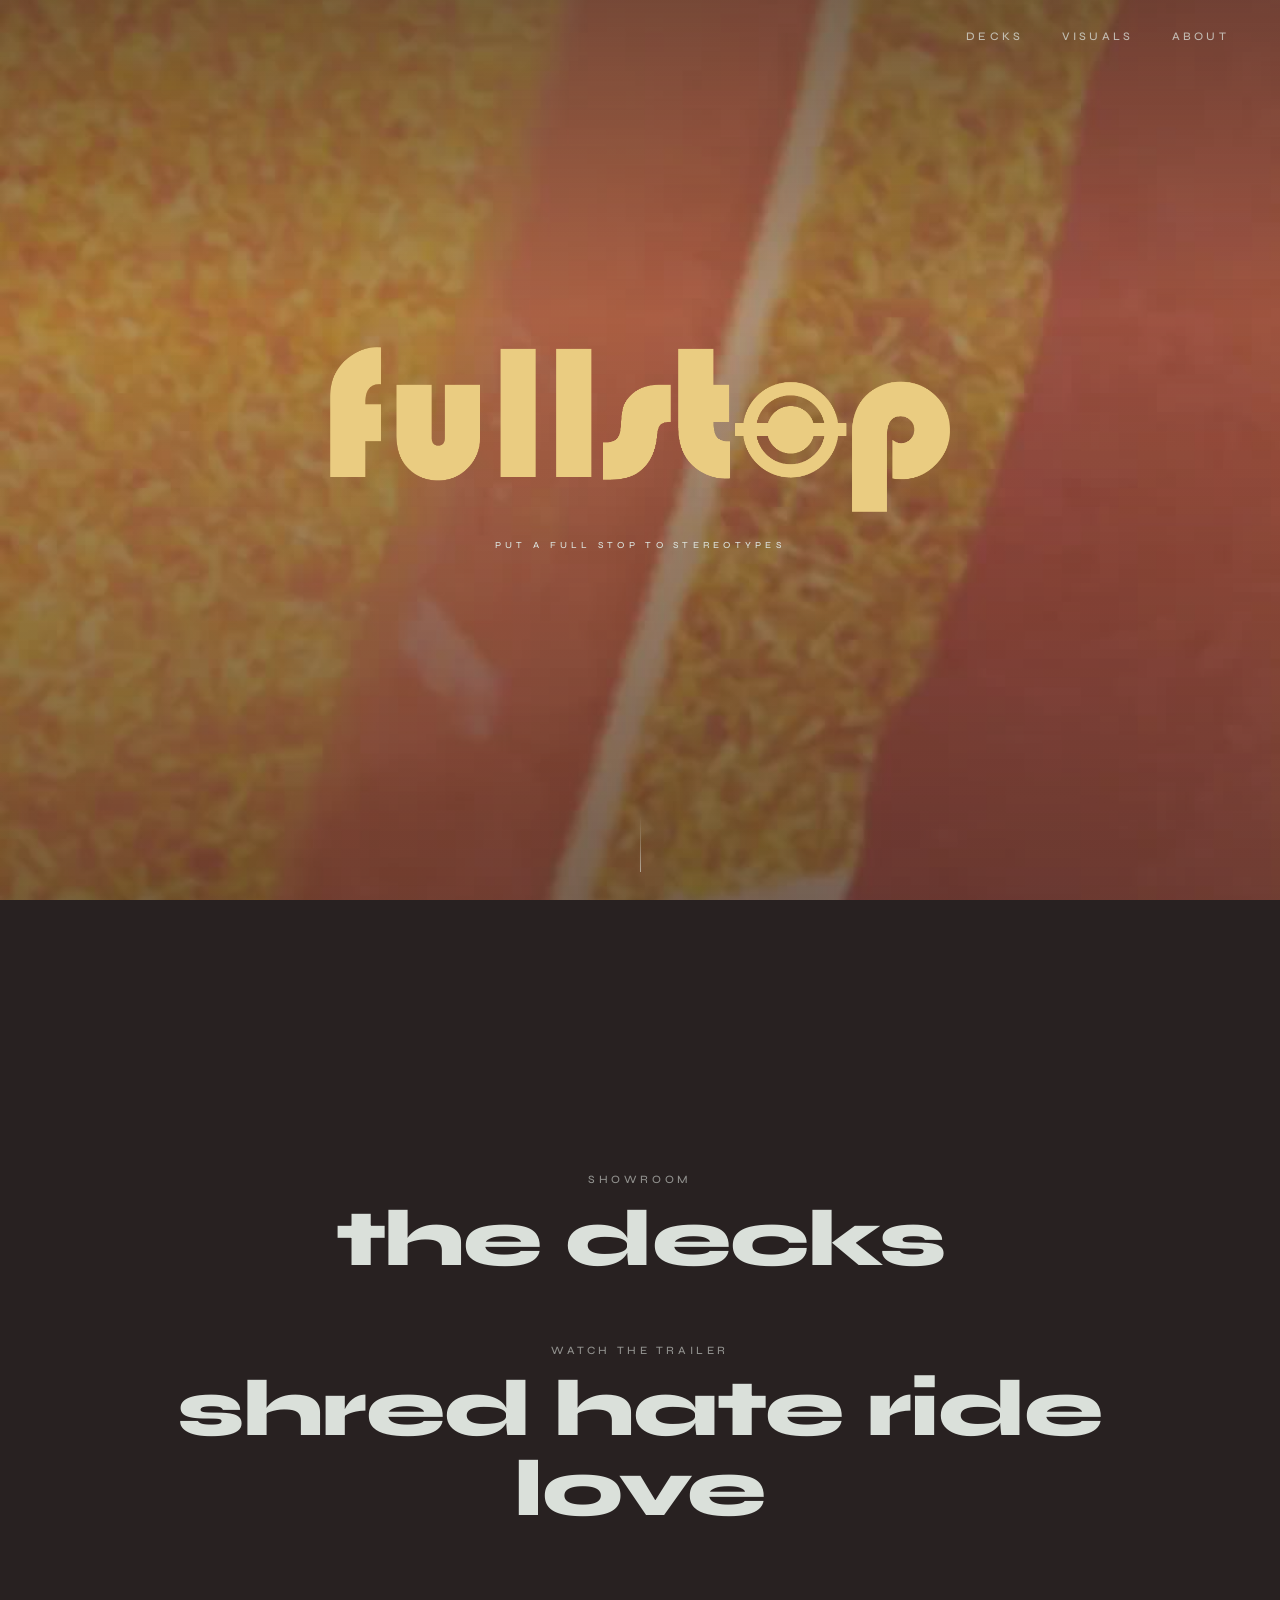
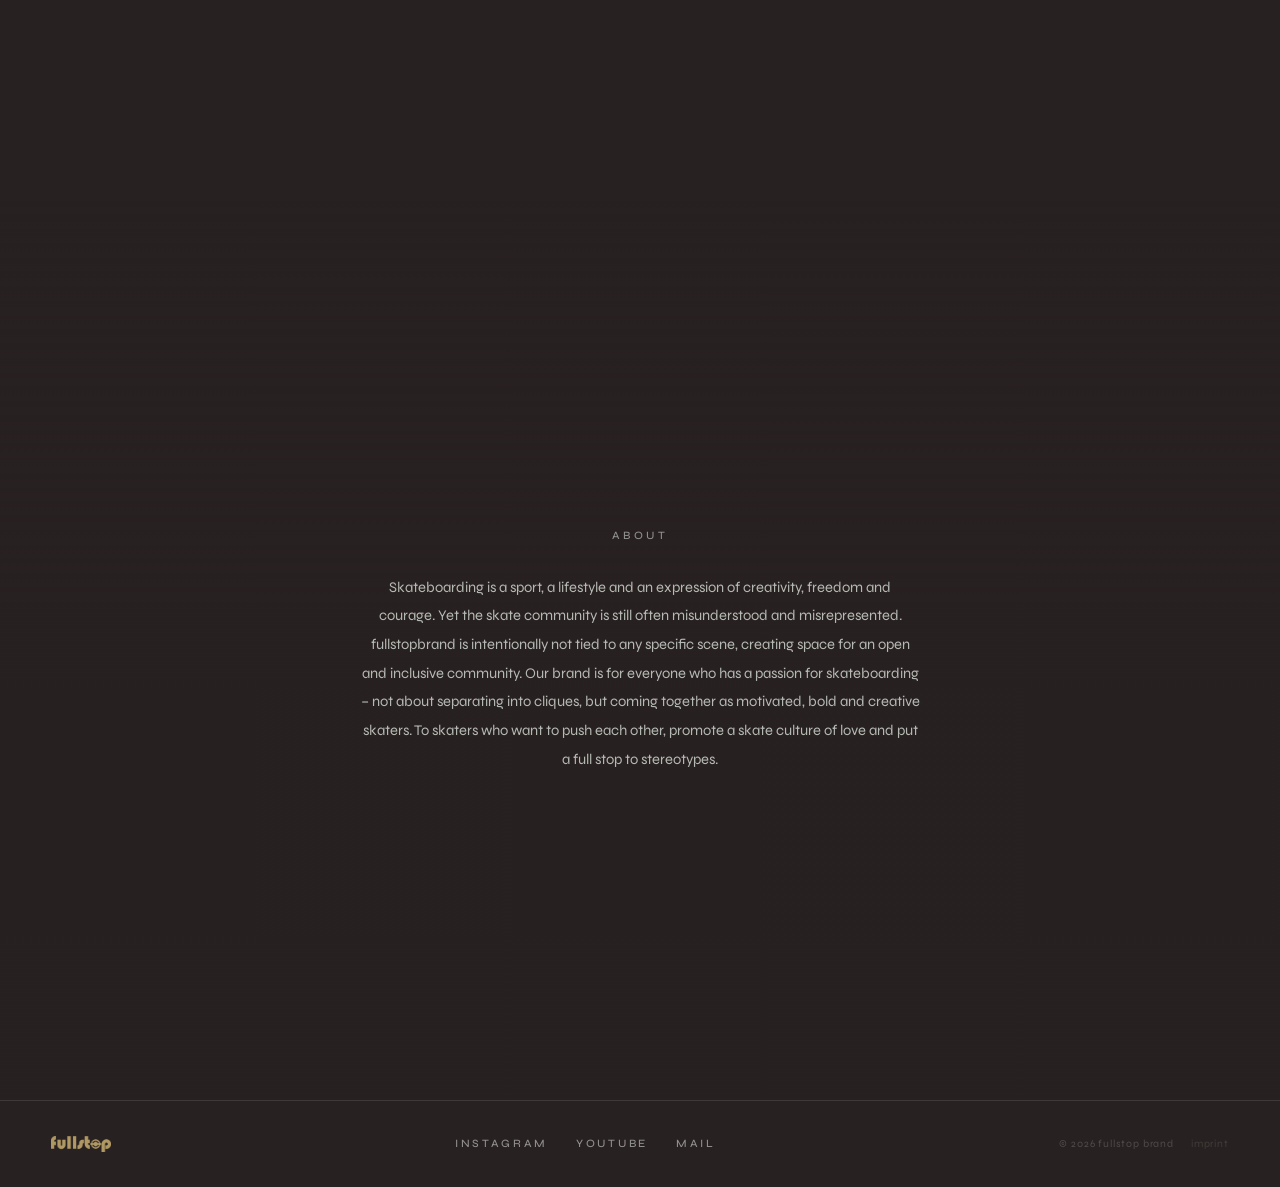
<file: index.html>
<!DOCTYPE html>
<html lang="en">
<head>
  <meta charset="UTF-8" />
  <meta name="viewport" content="width=device-width, initial-scale=1.0" />
  <title>fullstop brand</title>
  <meta name="description" content="fullstop brand — skateboard decks from Innsbruck. Put a full stop to stereotypes." />
  <link rel="preload" href="assets/fonts/syne-var.woff2" as="font" type="font/woff2" crossorigin />
  <link rel="stylesheet" href="style.css" />
</head>
<body class="home-page">

  <video class="bg-video" autoplay muted loop playsinline preload="auto" aria-hidden="true"
         poster="assets/video/hero-poster.jpg">
    <source src="assets/video/hero-mobile.mp4" type="video/mp4" media="(max-width: 700px)" />
    <source src="assets/video/hero.mp4" type="video/mp4" />
  </video>
  <div class="bg-shade"></div>

  <nav class="site-nav" aria-label="Main">
    <a href="index.html" class="brand"><img src="assets/logo.png" alt="fullstop" /></a>
    <ul>
      <li><a href="decks.html">decks</a></li>
      <li><a href="visuals.html">visuals</a></li>
      <li><a href="#about">about</a></li>
    </ul>
  </nav>

  <main class="home">

    <section class="hero">
      <h1 class="sr-only">fullstop brand</h1>
      <img class="hero-logo" src="assets/logo.png" alt="" />
      <p class="tagline">put a full stop to stereotypes</p>
      <span class="scroll-cue" aria-hidden="true"></span>
    </section>

    <section class="home-links">
      <a class="big-link" href="decks.html">
        <span class="label">showroom</span>
        <span class="title">the decks</span>
      </a>
      <a class="big-link" href="https://www.youtube.com/shorts/PuDmZrIAFwc" target="_blank" rel="noopener">
        <span class="label">watch the trailer</span>
        <span class="title">shred hate ride love</span>
      </a>
    </section>

    <section class="about" id="about">
      <p class="label">about</p>
      <p class="text">
        Skateboarding is a sport, a lifestyle and an expression of creativity, freedom and courage. Yet the skate community is still often misunderstood and misrepresented. fullstopbrand is intentionally not tied to any specific scene, creating space for an open and inclusive community. Our brand is for everyone who has a passion for skateboarding &ndash; not about separating into cliques, but coming together as motivated, bold and creative skaters. To skaters who want to push each other, promote a skate culture of love and put a full stop to stereotypes.
      </p>
    </section>

  </main>

  <footer class="site-footer">
    <a href="index.html" class="brand"><img src="assets/logo.png" alt="fullstop" /></a>
    <div class="social">
      <a href="https://www.instagram.com/fullstopskate/" target="_blank" rel="noopener">instagram</a>
      <a href="https://www.youtube.com/@fullstopskate" target="_blank" rel="noopener">youtube</a>
      <a href="mailto:office@fullstopbrand.com">mail</a>
    </div>
    <p class="fine">&copy; 2026 fullstop brand <a href="imprint.html">imprint</a></p>
  </footer>

  <script src="script.js"></script>
</body>
</html>
</file>
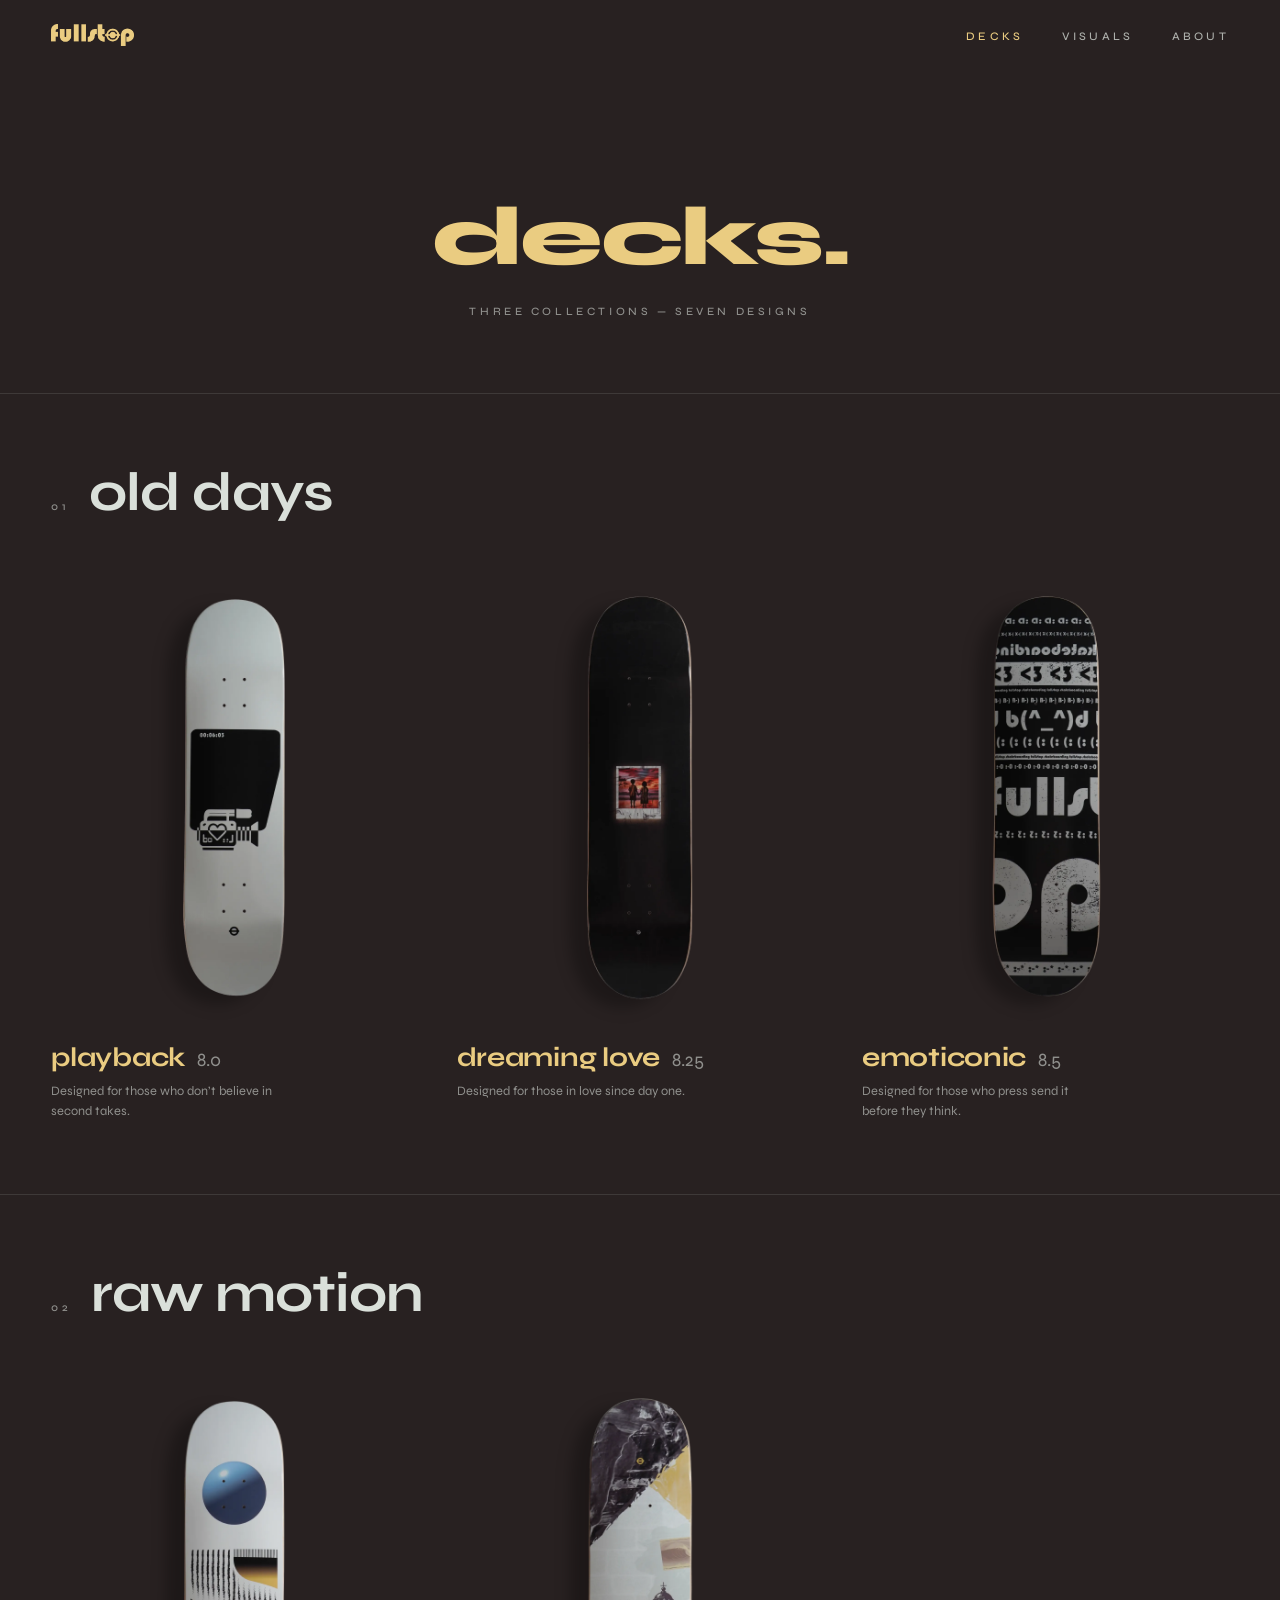
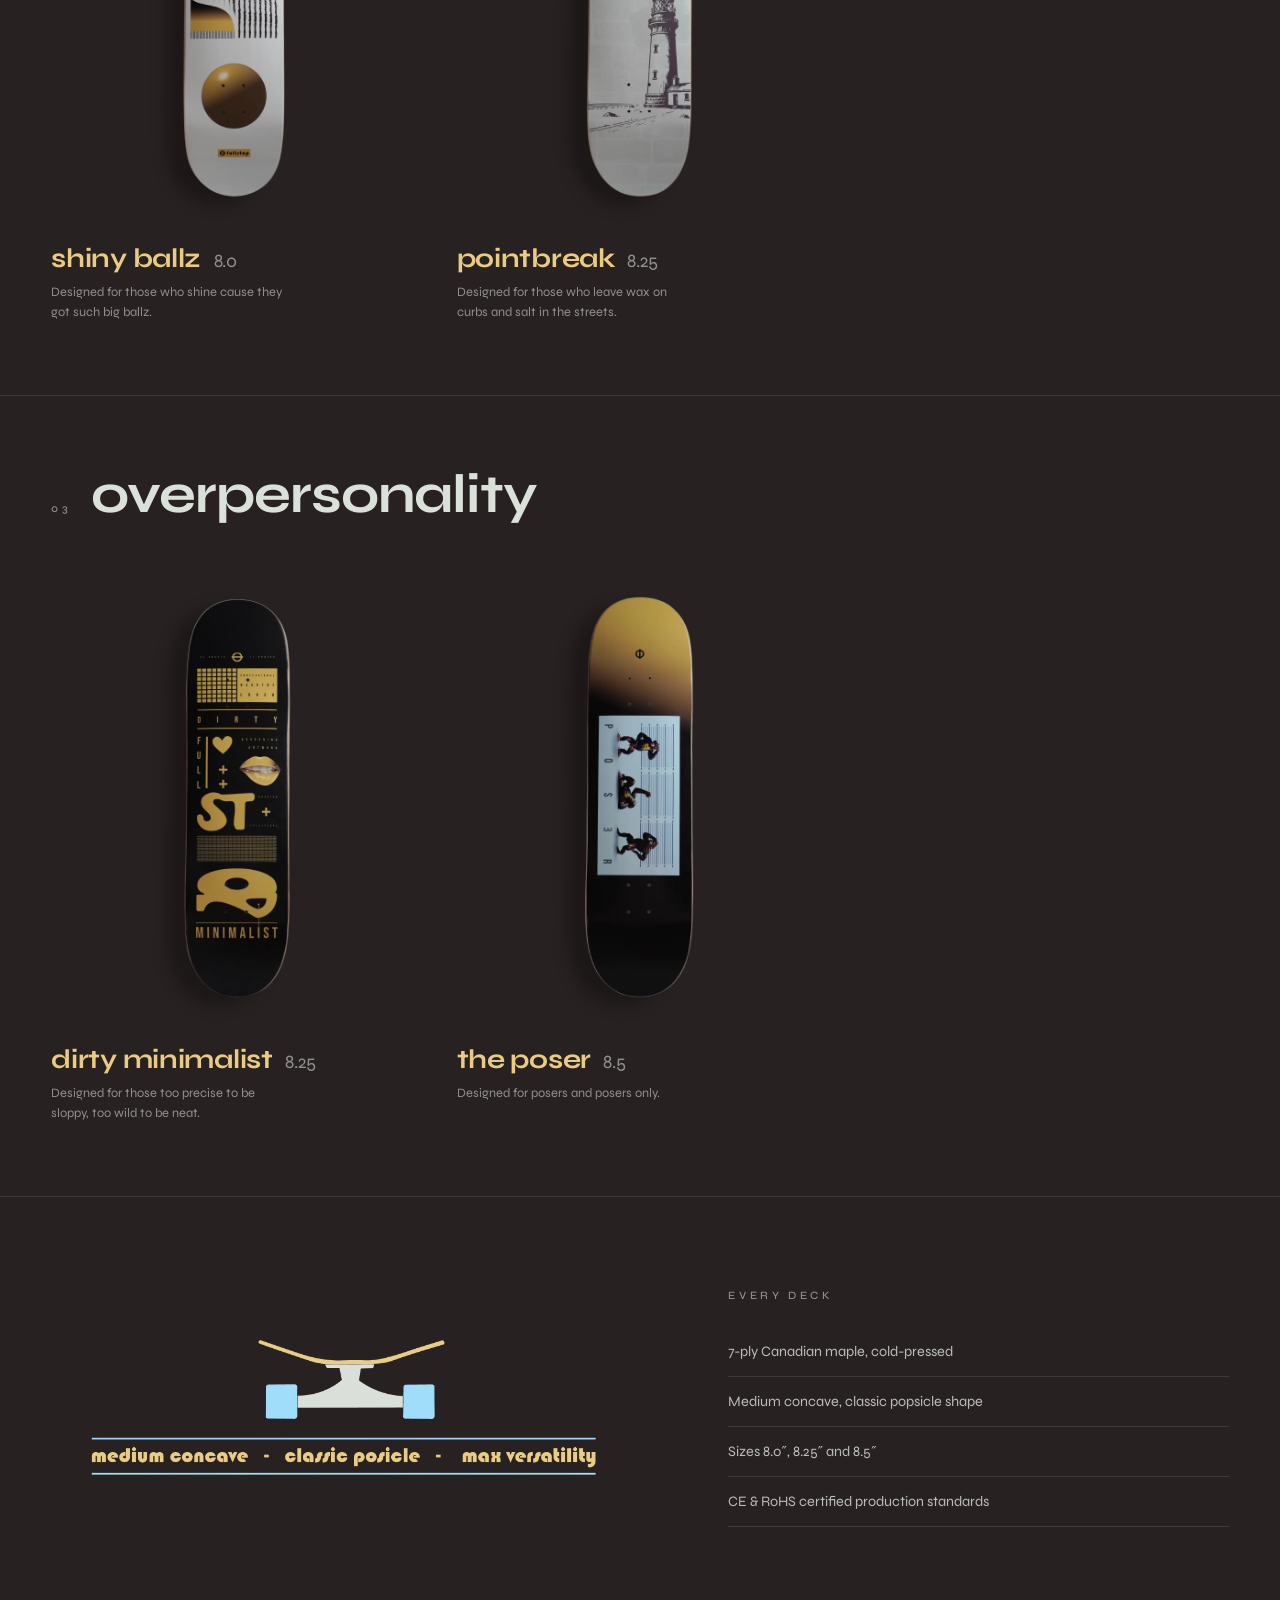
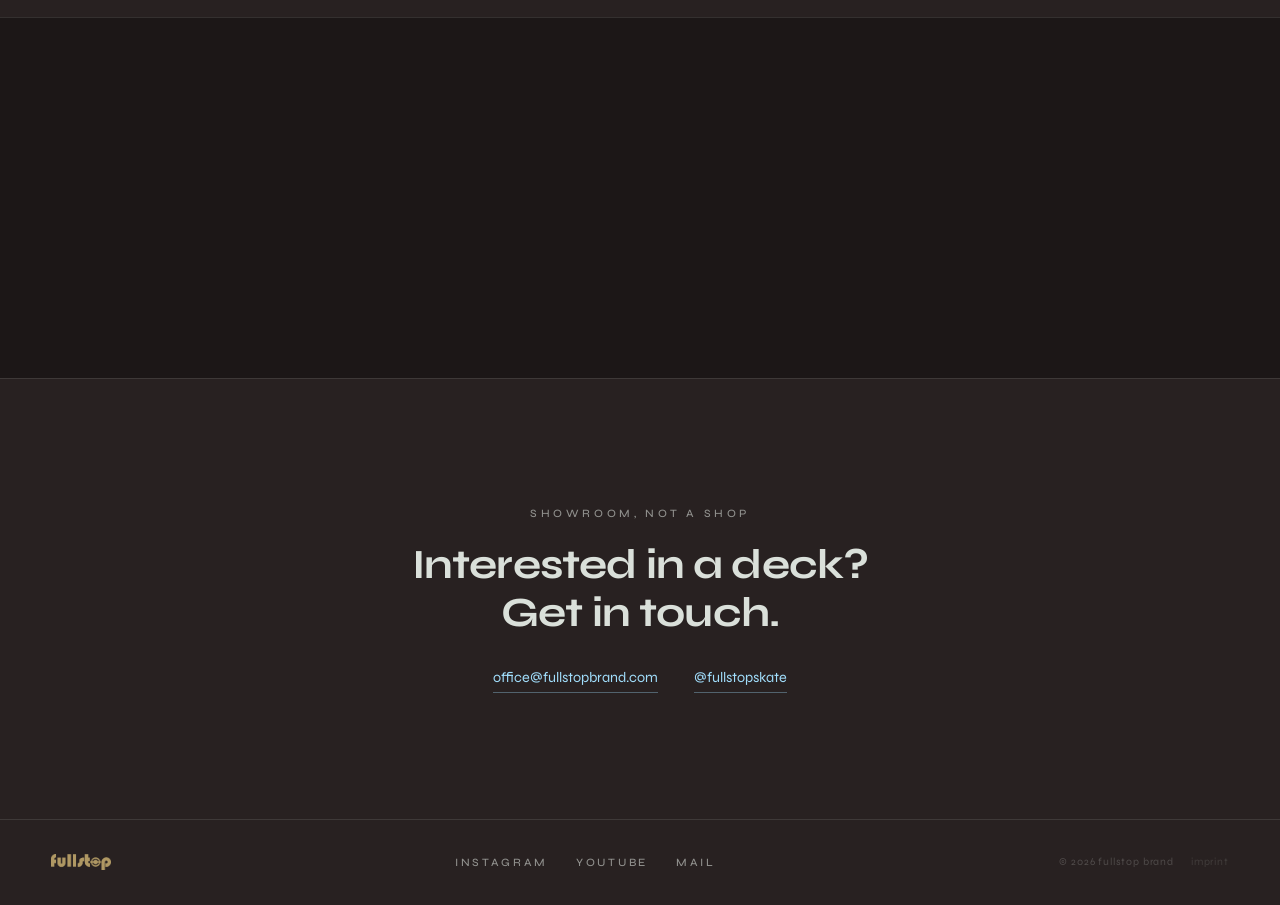
<file: decks.html>
<!DOCTYPE html>
<html lang="en">
<head>
  <meta charset="UTF-8" />
  <meta name="viewport" content="width=device-width, initial-scale=1.0" />
  <title>decks — fullstop brand</title>
  <meta name="description" content="Seven skateboard decks in three collections: old days, raw motion, overpersonality." />
  <link rel="preload" href="assets/fonts/syne-var.woff2" as="font" type="font/woff2" crossorigin />
  <link rel="stylesheet" href="style.css" />
</head>
<body>

  <nav class="site-nav" aria-label="Main">
    <a href="index.html" class="brand"><img src="assets/logo.png" alt="fullstop" /></a>
    <ul>
      <li><a href="decks.html" aria-current="page">decks</a></li>
      <li><a href="visuals.html">visuals</a></li>
      <li><a href="index.html#about">about</a></li>
    </ul>
  </nav>

  <main>
    <header class="page-head center">
      <h1>decks.</h1>
      <p class="label">three collections &mdash; seven designs</p>
    </header>

    <section class="collection">
      <div class="collection-head">
        <span class="label">01</span>
        <h2>old days</h2>
      </div>
      <div class="deck-grid">
        <article class="deck" tabindex="0">
          <div class="deck-media">
            <img class="single" src="assets/decks/f001-single.webp" alt="playback deck, graphic side" />
            <img class="multi" src="assets/decks/f001-multiple.webp" alt="playback deck: graphic, top and profile" loading="lazy" />
          </div>
          <h3>playback <span>8.0</span></h3>
          <p>Designed for those who don&rsquo;t believe in second takes.</p>
        </article>
        <article class="deck" tabindex="0">
          <div class="deck-media">
            <img class="single" src="assets/decks/f003-single.webp" alt="dreaming love deck, graphic side" />
            <img class="multi" src="assets/decks/f003-multiple.webp" alt="dreaming love deck: graphic, top and profile" loading="lazy" />
          </div>
          <h3>dreaming love <span>8.25</span></h3>
          <p>Designed for those in love since day one.</p>
        </article>
        <article class="deck" tabindex="0">
          <div class="deck-media">
            <img class="single" src="assets/decks/f006-single.webp" alt="emoticonic deck, graphic side" />
            <img class="multi" src="assets/decks/f006-multiple.webp" alt="emoticonic deck: graphic, top and profile" loading="lazy" />
          </div>
          <h3>emoticonic <span>8.5</span></h3>
          <p>Designed for those who press send it before they think.</p>
        </article>
      </div>
    </section>

    <section class="collection">
      <div class="collection-head">
        <span class="label">02</span>
        <h2>raw motion</h2>
      </div>
      <div class="deck-grid">
        <article class="deck" tabindex="0">
          <div class="deck-media">
            <img class="single" src="assets/decks/f002-single.webp" alt="shiny ballz deck, graphic side" loading="lazy" />
            <img class="multi" src="assets/decks/f002-multiple.webp" alt="shiny ballz deck: graphic, top and profile" loading="lazy" />
          </div>
          <h3>shiny ballz <span>8.0</span></h3>
          <p>Designed for those who shine cause they got such big ballz.</p>
        </article>
        <article class="deck" tabindex="0">
          <div class="deck-media">
            <img class="single" src="assets/decks/f004-single.webp" alt="pointbreak deck, graphic side" loading="lazy" />
            <img class="multi" src="assets/decks/f004-multiple.webp" alt="pointbreak deck: graphic, top and profile" loading="lazy" />
          </div>
          <h3>pointbreak <span>8.25</span></h3>
          <p>Designed for those who leave wax on curbs and salt in the streets.</p>
        </article>
      </div>
    </section>

    <section class="collection">
      <div class="collection-head">
        <span class="label">03</span>
        <h2>overpersonality</h2>
      </div>
      <div class="deck-grid">
        <article class="deck" tabindex="0">
          <div class="deck-media">
            <img class="single" src="assets/decks/f005-single.webp" alt="dirty minimalist deck, graphic side" loading="lazy" />
            <img class="multi" src="assets/decks/f005-multiple.webp" alt="dirty minimalist deck: graphic, top and profile" loading="lazy" />
          </div>
          <h3>dirty minimalist <span>8.25</span></h3>
          <p>Designed for those too precise to be sloppy, too wild to be neat.</p>
        </article>
        <article class="deck" tabindex="0">
          <div class="deck-media">
            <img class="single" src="assets/decks/f007-single.webp" alt="the poser deck, graphic side" loading="lazy" />
            <img class="multi" src="assets/decks/f007-multiple.webp" alt="the poser deck: graphic, top and profile" loading="lazy" />
          </div>
          <h3>the poser <span>8.5</span></h3>
          <p>Designed for posers and posers only.</p>
        </article>
      </div>
    </section>

    <section class="specs">
      <img src="assets/concave.webp" alt="Medium concave, classic popsicle shape, max versatility" loading="lazy" />
      <div>
        <p class="label">every deck</p>
        <ul>
          <li>7-ply Canadian maple, cold-pressed</li>
          <li>Medium concave, classic popsicle shape</li>
          <li>Sizes 8.0&Prime;, 8.25&Prime; and 8.5&Prime;</li>
          <li>CE &amp; RoHS certified production standards</li>
        </ul>
      </div>
    </section>

    <section class="banner-video">
      <video muted loop playsinline preload="none" data-autoplay aria-label="fullstop team skating"
             src="assets/video/banner.mp4"></video>
    </section>

    <section class="contact">
      <p class="label">showroom, not a shop</p>
      <h2>Interested in a deck?<br />Get in touch.</h2>
      <div class="links">
        <a href="mailto:office@fullstopbrand.com?subject=Deck%20inquiry">office@fullstopbrand.com</a>
        <a href="https://www.instagram.com/fullstopskate/" target="_blank" rel="noopener">@fullstopskate</a>
      </div>
    </section>
  </main>

  <footer class="site-footer">
    <a href="index.html" class="brand"><img src="assets/logo.png" alt="fullstop" /></a>
    <div class="social">
      <a href="https://www.instagram.com/fullstopskate/" target="_blank" rel="noopener">instagram</a>
      <a href="https://www.youtube.com/@fullstopskate" target="_blank" rel="noopener">youtube</a>
      <a href="mailto:office@fullstopbrand.com">mail</a>
    </div>
    <p class="fine">&copy; 2026 fullstop brand <a href="imprint.html">imprint</a></p>
  </footer>

  <script src="script.js"></script>
</body>
</html>
</file>
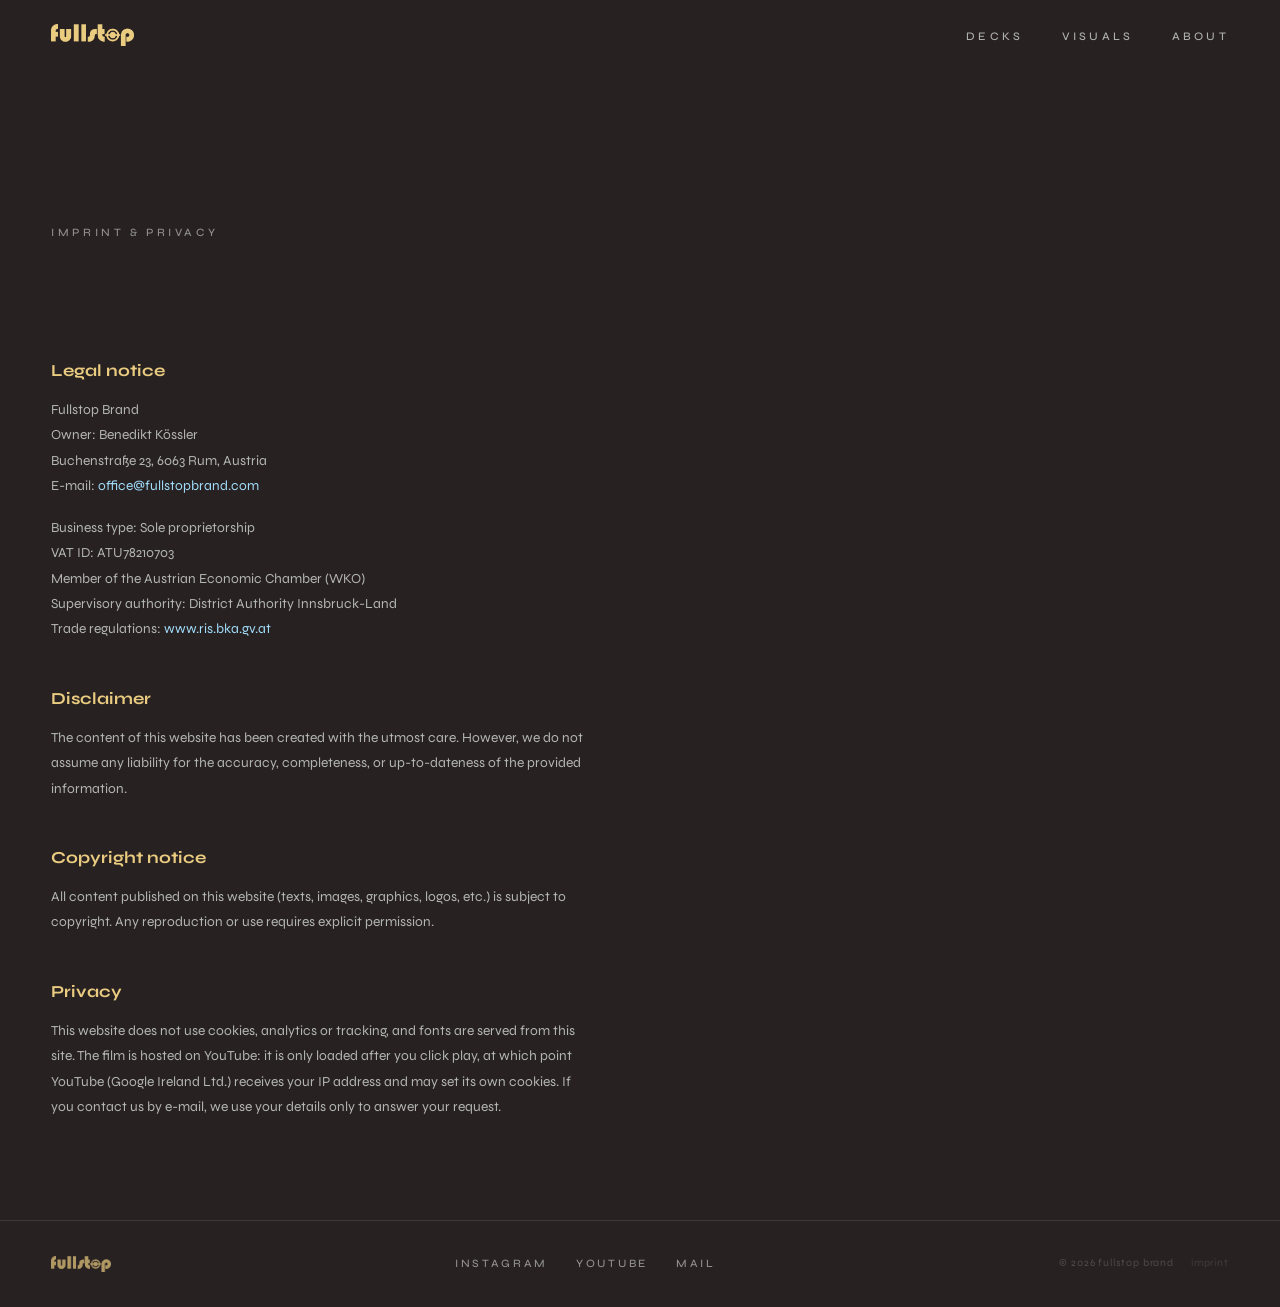
<file: imprint.html>
<!DOCTYPE html>
<html lang="en">
<head>
  <meta charset="UTF-8" />
  <meta name="viewport" content="width=device-width, initial-scale=1.0" />
  <title>imprint — fullstop brand</title>
  <meta name="robots" content="noindex" />
  <link rel="preload" href="assets/fonts/syne-var.woff2" as="font" type="font/woff2" crossorigin />
  <link rel="stylesheet" href="style.css" />
</head>
<body>

  <nav class="site-nav" aria-label="Main">
    <a href="index.html" class="brand"><img src="assets/logo.png" alt="fullstop" /></a>
    <ul>
      <li><a href="decks.html">decks</a></li>
      <li><a href="visuals.html">visuals</a></li>
      <li><a href="index.html#about">about</a></li>
    </ul>
  </nav>

  <main>
    <header class="page-head">
      <p class="label">imprint &amp; privacy</p>
    </header>

    <div class="legal">
      <h2>Legal notice</h2>
      <ul>
        <li>Fullstop Brand</li>
        <li>Owner: Benedikt K&ouml;ssler</li>
        <li>Buchenstra&szlig;e 23, 6063 Rum, Austria</li>
        <li>E-mail: <a href="mailto:office@fullstopbrand.com">office@fullstopbrand.com</a></li>
      </ul>
      <ul style="margin-top: 16px">
        <li>Business type: Sole proprietorship</li>
        <li>VAT ID: ATU78210703</li>
        <li>Member of the Austrian Economic Chamber (WKO)</li>
        <li>Supervisory authority: District Authority Innsbruck-Land</li>
        <li>Trade regulations: <a href="https://www.ris.bka.gv.at" target="_blank" rel="noopener">www.ris.bka.gv.at</a></li>
      </ul>

      <h2>Disclaimer</h2>
      <p>The content of this website has been created with the utmost care. However, we do not assume any liability for the accuracy, completeness, or up-to-dateness of the provided information.</p>

      <h2>Copyright notice</h2>
      <p>All content published on this website (texts, images, graphics, logos, etc.) is subject to copyright. Any reproduction or use requires explicit permission.</p>

      <h2>Privacy</h2>
      <p>This website does not use cookies, analytics or tracking, and fonts are served from this site. The film is hosted on YouTube: it is only loaded after you click play, at which point YouTube (Google Ireland Ltd.) receives your IP address and may set its own cookies. If you contact us by e-mail, we use your details only to answer your request.</p>
    </div>
  </main>

  <footer class="site-footer">
    <a href="index.html" class="brand"><img src="assets/logo.png" alt="fullstop" /></a>
    <div class="social">
      <a href="https://www.instagram.com/fullstopskate/" target="_blank" rel="noopener">instagram</a>
      <a href="https://www.youtube.com/@fullstopskate" target="_blank" rel="noopener">youtube</a>
      <a href="mailto:office@fullstopbrand.com">mail</a>
    </div>
    <p class="fine">&copy; 2026 fullstop brand <a href="imprint.html">imprint</a></p>
  </footer>

  <script src="script.js"></script>
</body>
</html>
</file>
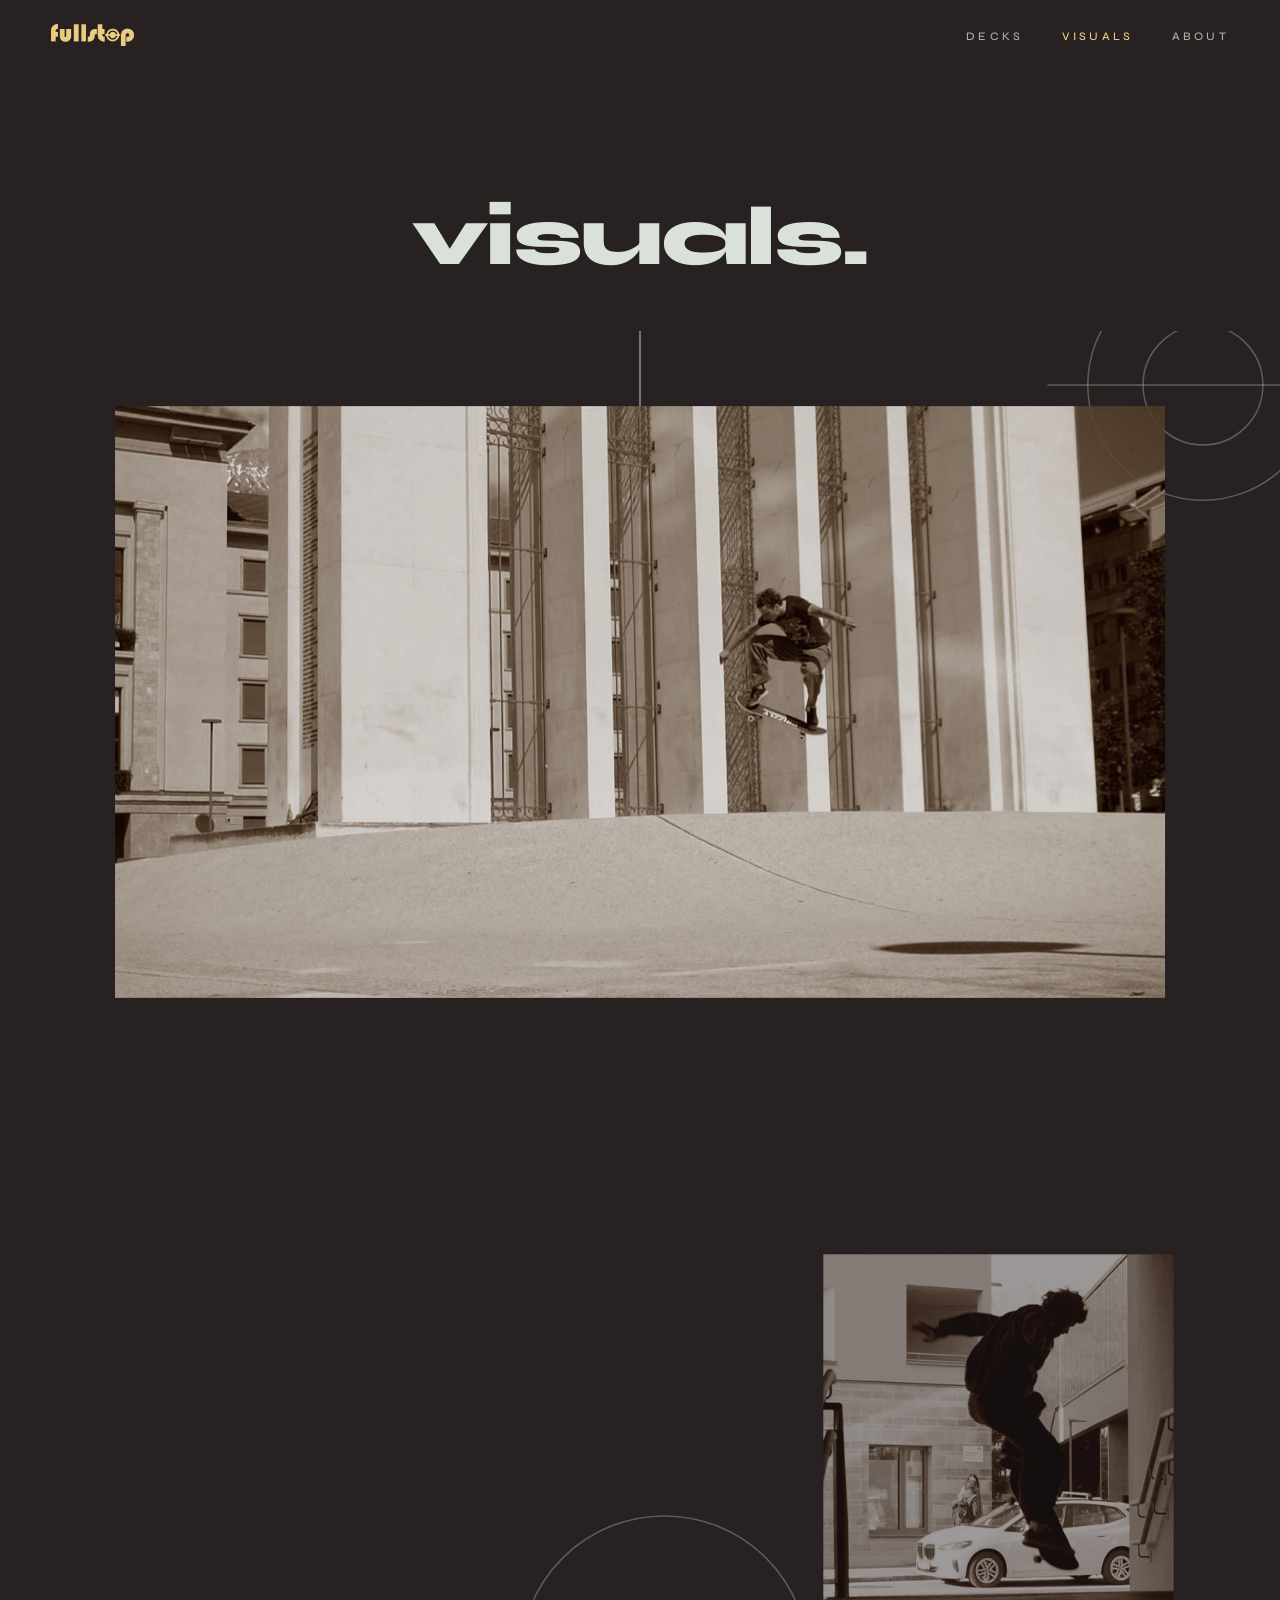
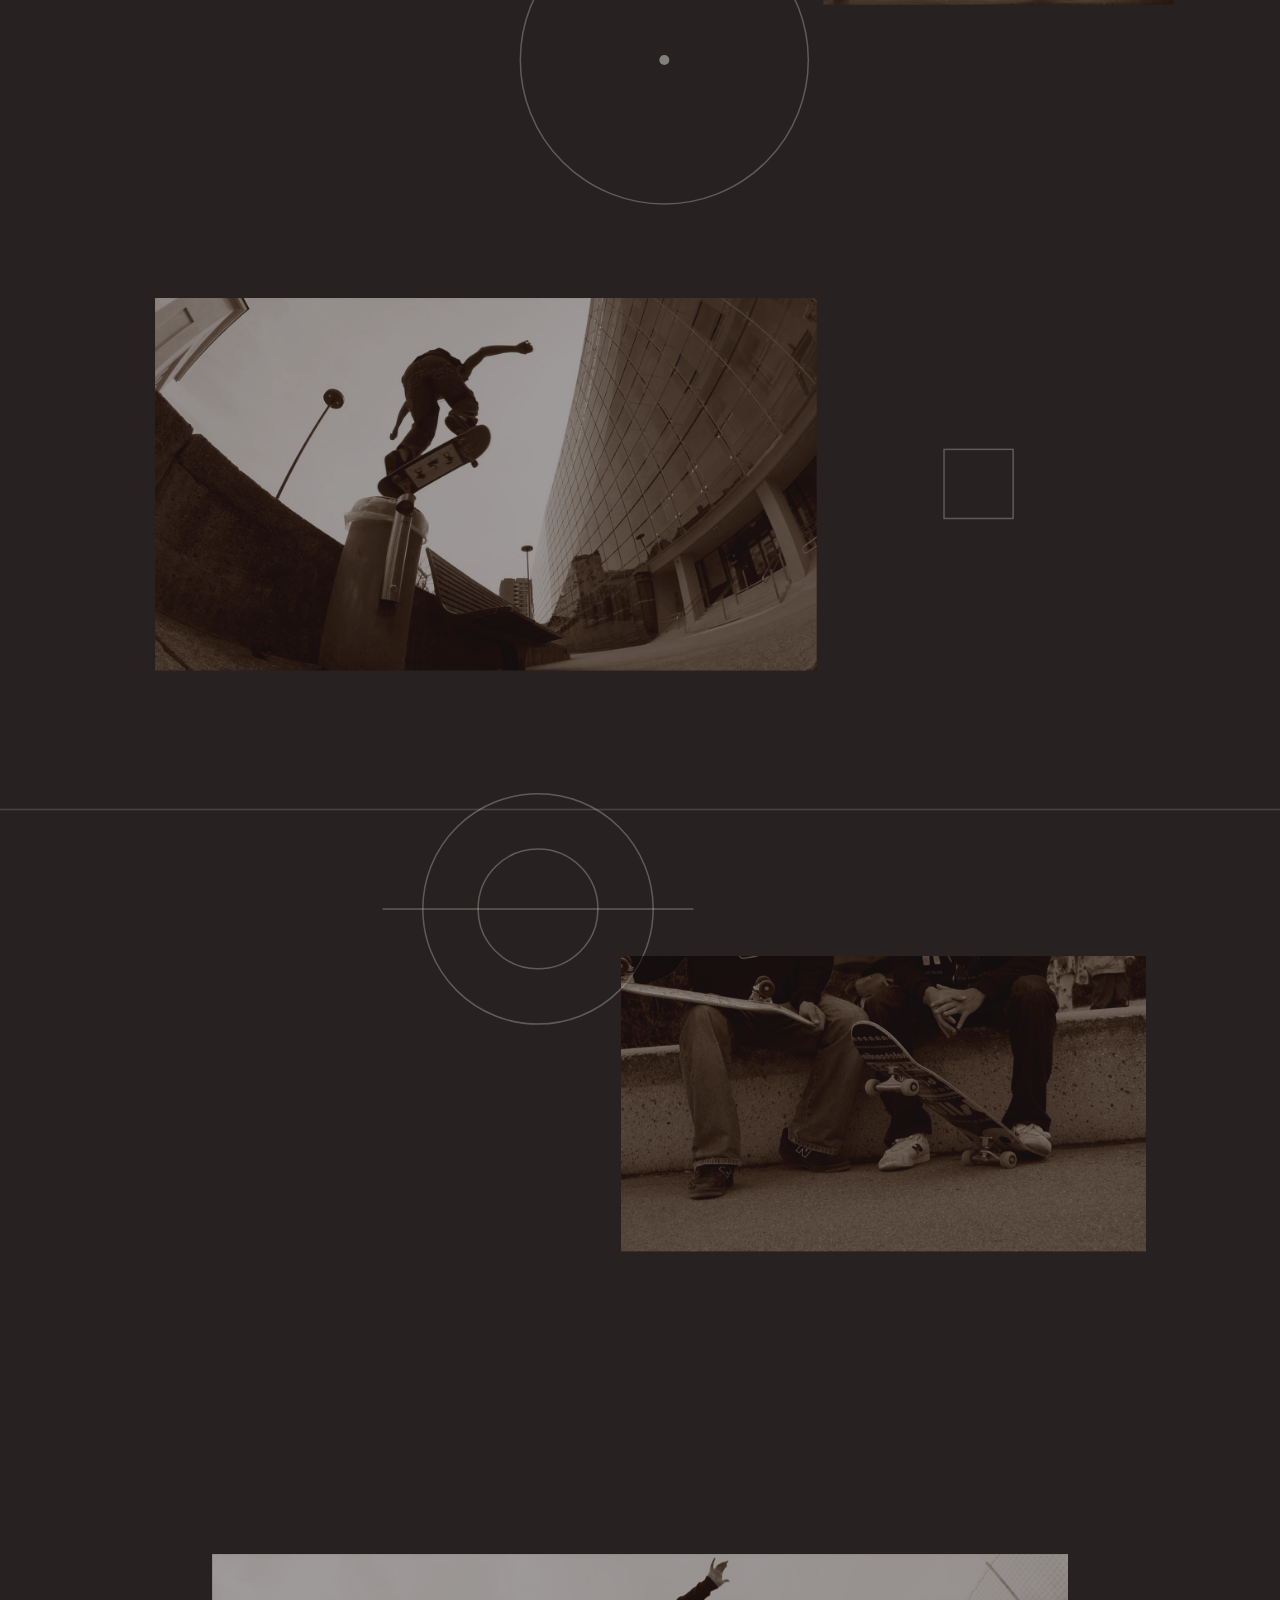
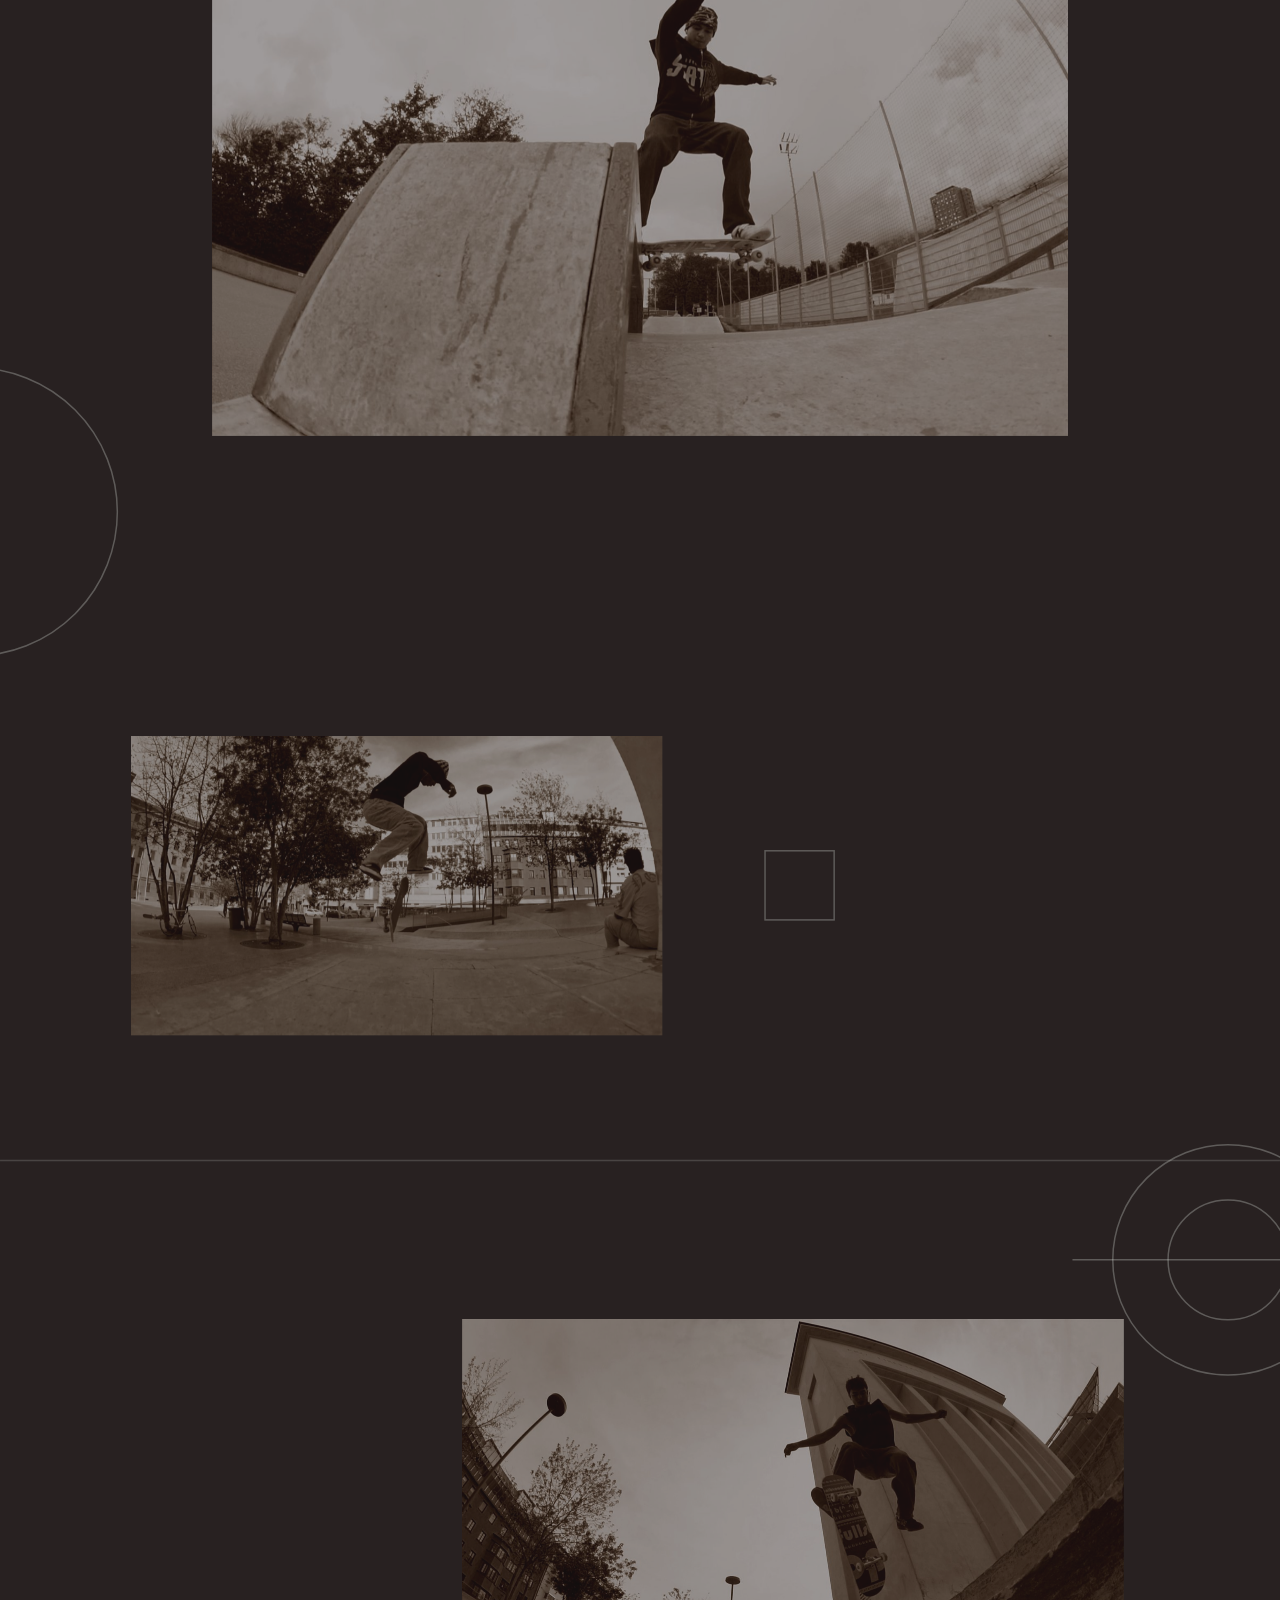
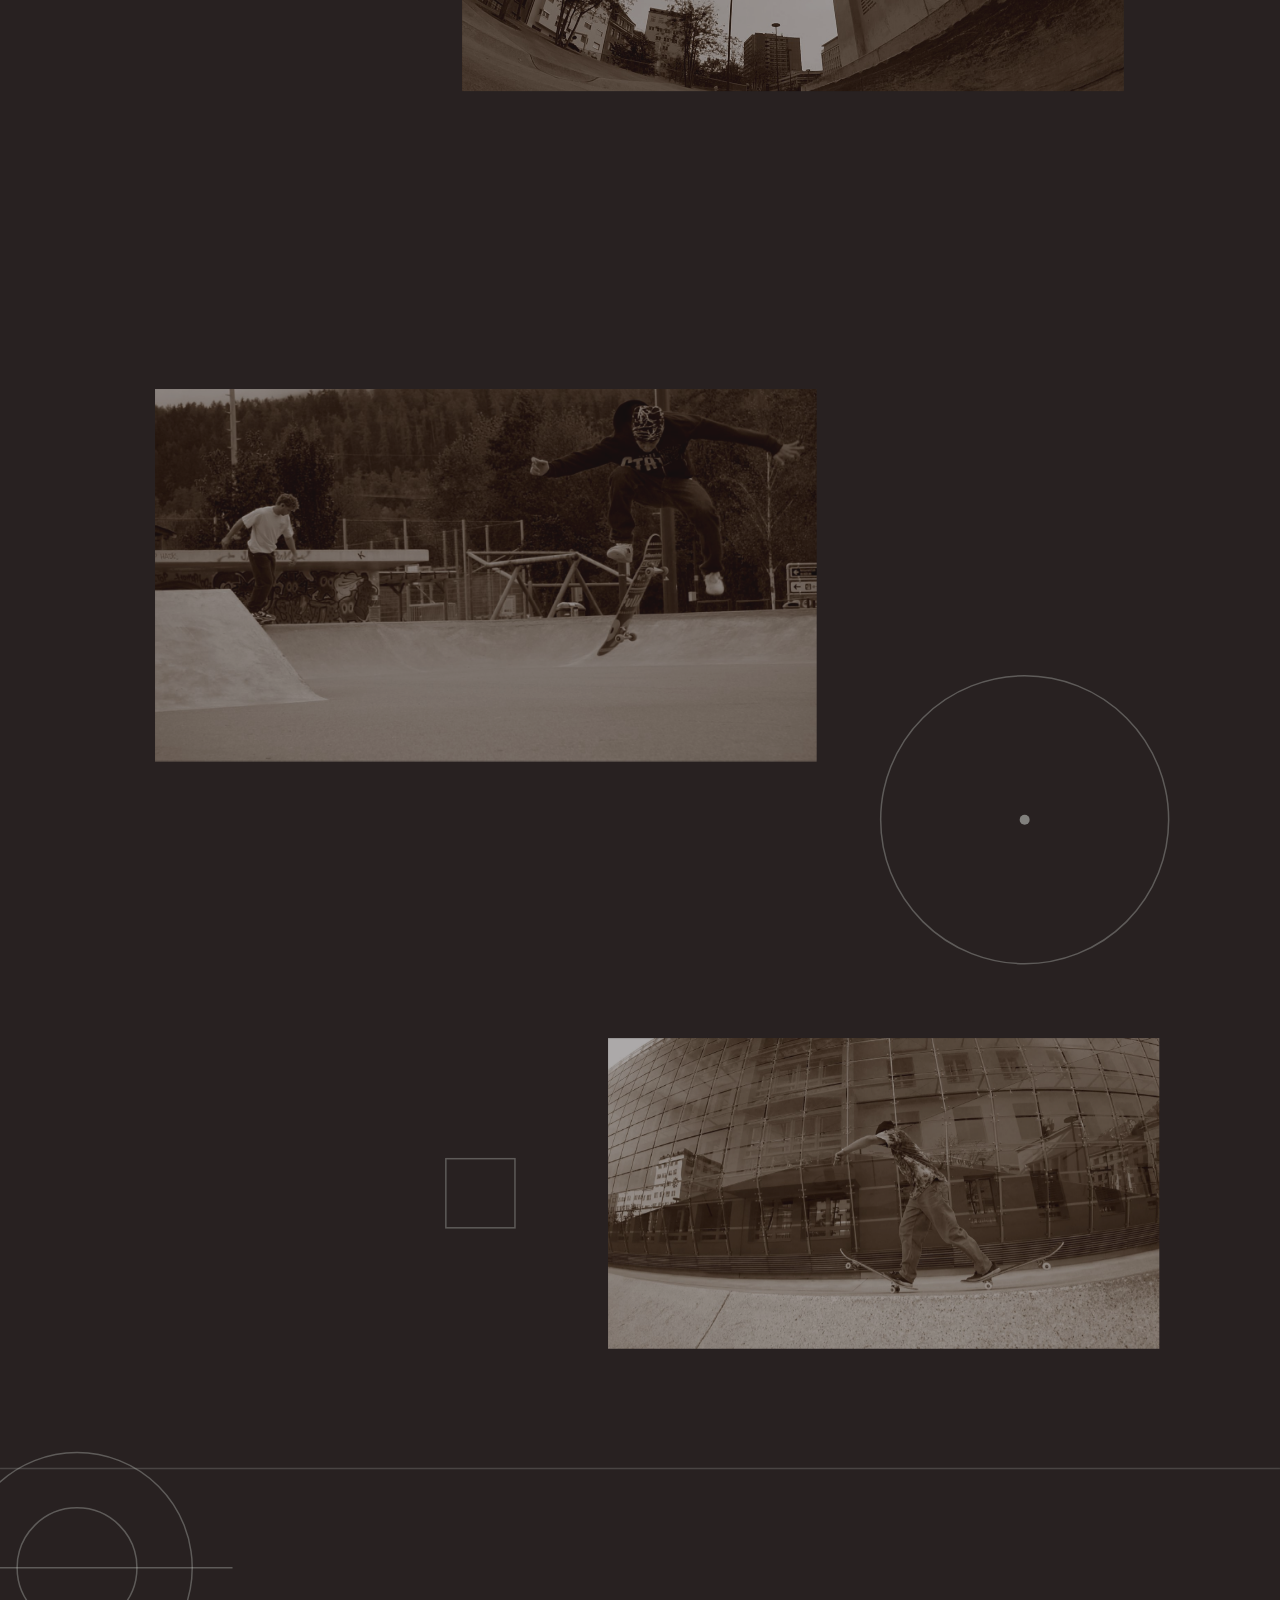
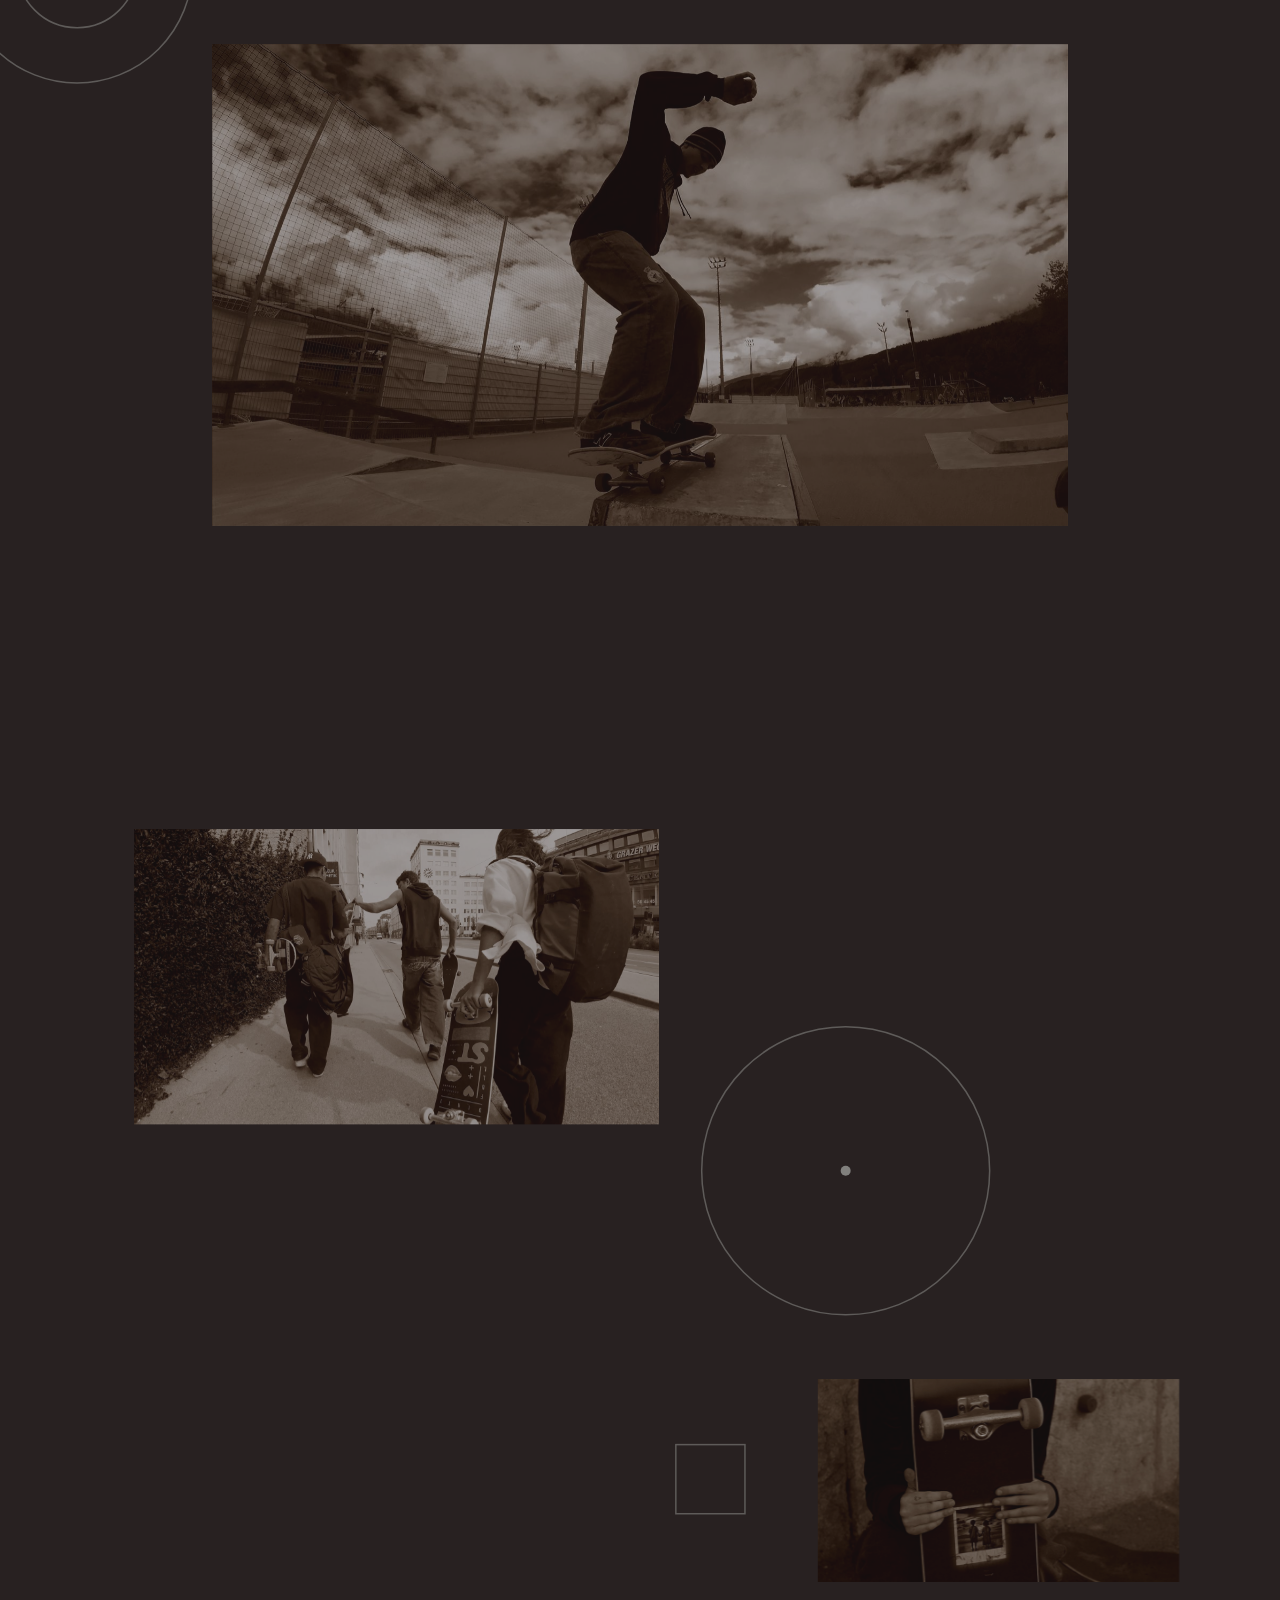
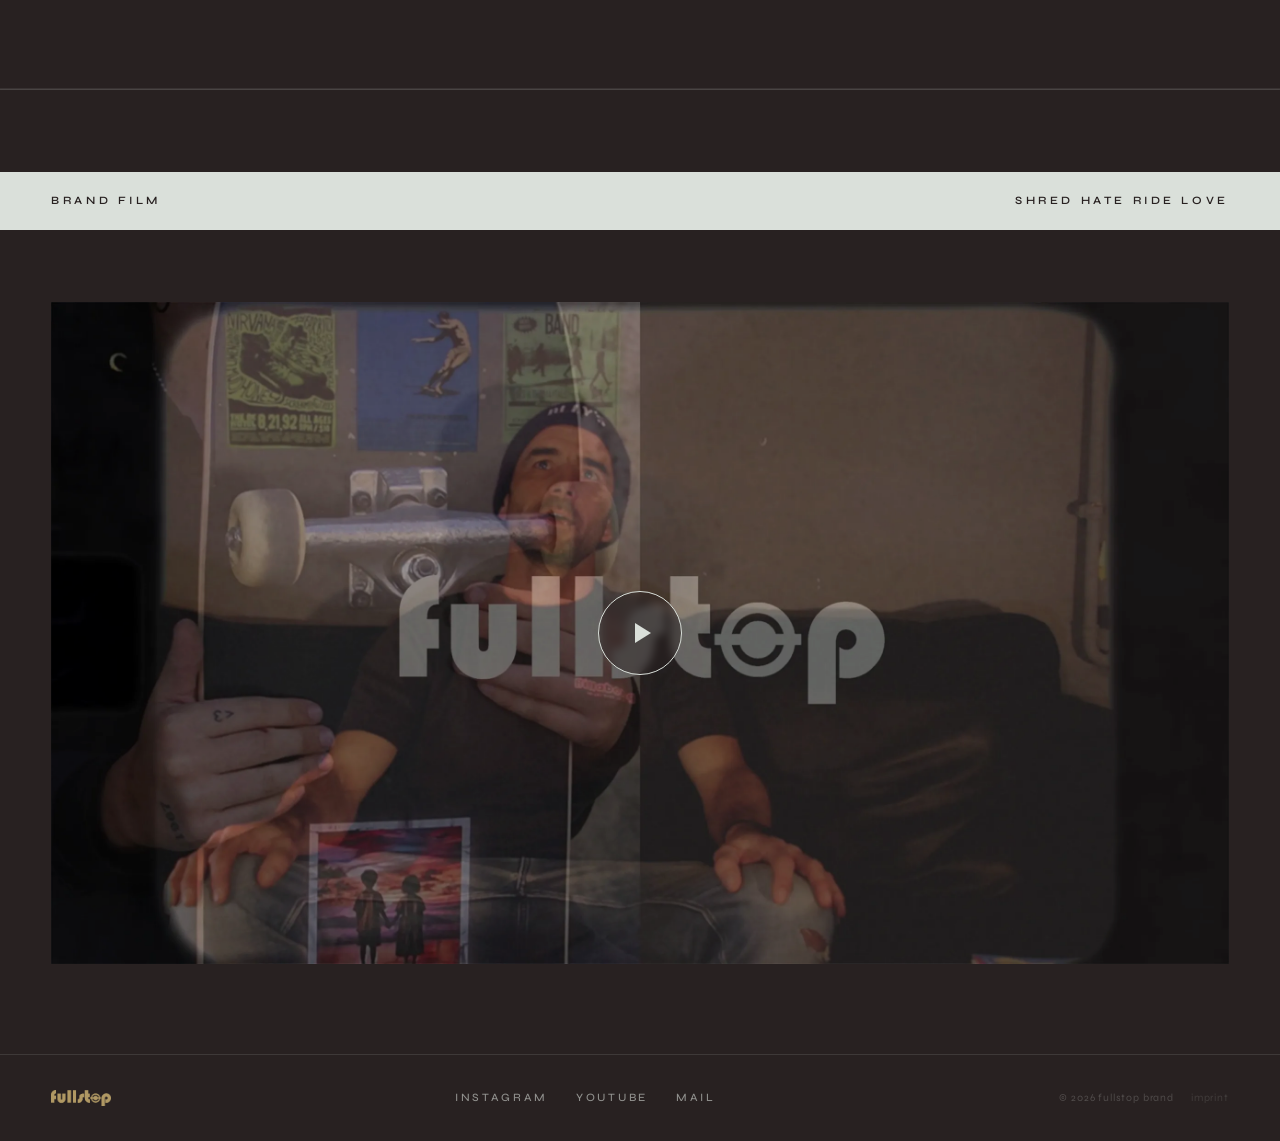
<file: visuals.html>
<!DOCTYPE html>
<html lang="en">
<head>
  <meta charset="UTF-8" />
  <meta name="viewport" content="width=device-width, initial-scale=1.0" />
  <title>visuals — fullstop brand</title>
  <meta name="description" content="Shred Hate Ride Love — the fullstop brand film, and visuals from the street." />
  <link rel="preload" href="assets/fonts/syne-var.woff2" as="font" type="font/woff2" crossorigin />
  <link rel="stylesheet" href="style.css" />
</head>
<body>

  <nav class="site-nav" aria-label="Main">
    <a href="index.html" class="brand"><img src="assets/logo.png" alt="fullstop" /></a>
    <ul>
      <li><a href="decks.html">decks</a></li>
      <li><a href="visuals.html" aria-current="page">visuals</a></li>
      <li><a href="index.html#about">about</a></li>
    </ul>
  </nav>

  <main>
    <header class="page-head small center">
      <h1>visuals.</h1>
    </header>

    <section class="stream" aria-label="Visuals">
      <svg class="stream-art" aria-hidden="true"></svg>
      <figure class="shot center xl"><img src="assets/visuals/visual04b.jpg" width="1600" height="900" alt="Kickflip in front of a colonnade" /></figure>
      <figure class="shot right sm"><img src="assets/visuals/visual01.jpg" width="900" height="900" alt="Skater mid-air on a city street" loading="lazy" /></figure>
      <figure class="shot left lg"><img src="assets/visuals/visual05.jpg" width="1600" height="900" alt="Grind on a ledge, fisheye view" loading="lazy" /></figure>
      <figure class="shot right md"><img src="assets/visuals/visual13.jpg" width="1600" height="900" alt="Skaters sitting on a curb with their boards" loading="lazy" /></figure>
      <figure class="shot center xl"><img src="assets/visuals/visual08.jpg" width="1600" height="900" alt="Trick over a concrete bank" loading="lazy" /></figure>
      <figure class="shot left md"><img src="assets/visuals/visual07.jpg" width="1600" height="900" alt="Ollie in a city square" loading="lazy" /></figure>
      <figure class="shot right lg"><img src="assets/visuals/rojan-emoticonic-deck.jpg" width="1600" height="900" alt="Rojan with the emoticonic deck, mid-trick" loading="lazy" /></figure>
      <figure class="shot left lg"><img src="assets/visuals/visual09.jpg" width="1600" height="900" alt="Session at the skatepark" loading="lazy" /></figure>
      <figure class="shot right md"><img src="assets/visuals/visual10.jpg" width="1600" height="900" alt="Skater rolling past a glass facade" loading="lazy" /></figure>
      <figure class="shot center xl"><img src="assets/visuals/visual11.jpg" width="1600" height="900" alt="Grind under a dramatic sky" loading="lazy" /></figure>
      <figure class="shot left md"><img src="assets/visuals/visual14.jpg" width="1600" height="900" alt="Crew walking through the city with their boards" loading="lazy" /></figure>
      <figure class="shot right sm"><img src="assets/visuals/visual15.jpg" width="1600" height="900" alt="Hands holding the dreaming love deck" loading="lazy" /></figure>
    </section>

    <div class="band"><span>brand film</span><span>shred hate ride love</span></div>

    <section class="film-block">
      <button class="film-facade" type="button" aria-label="Play the film Shred Hate Ride Love">
        <img src="assets/film-thumb.webp" alt="" />
        <span class="play" aria-hidden="true"></span>
      </button>
    </section>
  </main>

  <footer class="site-footer">
    <a href="index.html" class="brand"><img src="assets/logo.png" alt="fullstop" /></a>
    <div class="social">
      <a href="https://www.instagram.com/fullstopskate/" target="_blank" rel="noopener">instagram</a>
      <a href="https://www.youtube.com/@fullstopskate" target="_blank" rel="noopener">youtube</a>
      <a href="mailto:office@fullstopbrand.com">mail</a>
    </div>
    <p class="fine">&copy; 2026 fullstop brand <a href="imprint.html">imprint</a></p>
  </footer>

  <script src="script.js"></script>
</body>
</html>
</file>
<file: style.css>
@font-face {
  font-family: 'Syne';
  src: url('assets/fonts/syne-var.woff2') format('woff2');
  font-weight: 400 800;
  font-display: swap;
}

:root {
  --dark:  #282121;
  --brown: #8b5939;
  --sand:  #eacc81;
  --mist:  #dae0da;
  --sky:   #a0ddfb;
  --dim:   rgba(218, 224, 218, 0.58);
  --faint: rgba(218, 224, 218, 0.22);
  --line:  rgba(218, 224, 218, 0.12);
  --pad:   clamp(20px, 4vw, 56px);
}

*, *::before, *::after { box-sizing: border-box; margin: 0; padding: 0; }
html { scroll-behavior: smooth; }

body {
  background: var(--dark);
  color: var(--mist);
  font-family: 'Syne', system-ui, sans-serif;
  font-size: 16px;
  line-height: 1.6;
  -webkit-font-smoothing: antialiased;
  overflow-x: hidden;
}

a { color: inherit; text-decoration: none; }
button { font: inherit; color: inherit; background: none; border: 0; cursor: pointer; }
img { display: block; max-width: 100%; }
:focus-visible { outline: 1px solid var(--sky); outline-offset: 4px; }

.sr-only {
  position: absolute; width: 1px; height: 1px; overflow: hidden;
  clip-path: inset(50%); white-space: nowrap;
}

.label {
  font-size: 0.7rem;
  font-weight: 500;
  letter-spacing: 0.32em;
  text-transform: uppercase;
  color: var(--dim);
}

/* ─── NAV ─── */
.site-nav {
  position: fixed;
  inset: 0 0 auto 0;
  z-index: 50;
  display: flex;
  align-items: center;
  justify-content: space-between;
  padding: 22px var(--pad);
  transition: background 0.3s, padding 0.3s;
}
.site-nav.scrolled {
  background: rgba(40, 33, 33, 0.82);
  backdrop-filter: blur(10px);
  -webkit-backdrop-filter: blur(10px);
  padding-top: 14px;
  padding-bottom: 14px;
}
.site-nav .brand img { height: 22px; width: auto; }
.site-nav ul { list-style: none; display: flex; gap: clamp(18px, 3vw, 40px); }
.site-nav ul a {
  font-size: 0.72rem;
  font-weight: 500;
  letter-spacing: 0.28em;
  text-transform: uppercase;
  color: var(--mist);
  opacity: 0.75;
  transition: opacity 0.2s, color 0.2s;
}
.site-nav ul a:hover { opacity: 1; }
.site-nav ul a[aria-current="page"] { opacity: 1; color: var(--sand); }

/* ─── HOME ─── */
.bg-video {
  position: fixed;
  inset: 0;
  width: 100%;
  height: 100%;
  object-fit: cover;
  z-index: -2;
  background: var(--dark);
}
.bg-shade {
  position: fixed;
  inset: 0;
  z-index: -1;
  background:
    linear-gradient(to bottom, rgba(40,33,33,0.55), rgba(40,33,33,0.25) 35%, rgba(40,33,33,0.55)),
    rgba(40, 33, 33, 0.15);
}

.home section {
  min-height: 100vh;
  min-height: 100svh;
  display: flex;
  flex-direction: column;
  align-items: center;
  justify-content: center;
  text-align: center;
  padding: 120px var(--pad);
  position: relative;
}

.hero .hero-logo { width: min(74vw, 620px); height: auto; }
.hero .tagline {
  margin-top: 26px;
  font-size: 0.58rem;
  font-weight: 500;
  letter-spacing: 0.46em;
  text-transform: uppercase;
  color: var(--mist);
}
.scroll-cue {
  position: absolute;
  bottom: 28px;
  left: 50%;
  width: 1px;
  height: 56px;
  background: linear-gradient(to bottom, transparent, var(--mist));
  opacity: 0.6;
  animation: cue 2.4s ease-in-out infinite;
}
@keyframes cue {
  0%, 100% { transform: translateY(-6px); opacity: 0.2; }
  50%      { transform: translateY(6px);  opacity: 0.7; }
}

.home-links { gap: clamp(36px, 7vh, 72px); }
.big-link {
  display: inline-flex;
  flex-direction: column;
  align-items: center;
  gap: 10px;
}
.big-link .title {
  font-size: clamp(2rem, 6.5vw, 5rem);
  font-weight: 800;
  line-height: 1;
  letter-spacing: -0.02em;
  color: var(--mist);
  transition: color 0.25s, letter-spacing 0.35s;
}
.big-link:hover .title { color: var(--sand); letter-spacing: 0; }

.about {
  background: linear-gradient(to bottom, transparent, rgba(40,33,33,0.86) 45%);
}
.about p.text {
  max-width: 560px;
  margin-top: 28px;
  font-size: 0.92rem;
  line-height: 1.95;
  color: rgba(218, 224, 218, 0.8);
}

/* ─── FILM LIGHTBOX ─── */
dialog.film {
  width: min(92vw, 1100px);
  max-width: none;
  margin: auto;
  border: 0;
  padding: 0;
  background: #000;
  overflow: visible;
}
dialog.film::backdrop { background: rgba(20, 16, 16, 0.92); }
dialog.film .frame { aspect-ratio: 16 / 9; }
dialog.film iframe { width: 100%; height: 100%; border: 0; display: block; }
dialog.film .close {
  position: absolute;
  top: -40px;
  right: 0;
  font-size: 0.7rem;
  letter-spacing: 0.3em;
  text-transform: uppercase;
  color: var(--mist);
  padding: 8px 0;
}

/* ─── PAGE HEAD (inner pages) ─── */
.page-head { padding: clamp(130px, 22vh, 220px) var(--pad) clamp(40px, 8vh, 90px); }
.page-head h1 {
  font-size: clamp(3.4rem, 13vw, 11rem);
  font-weight: 800;
  line-height: 0.88;
  letter-spacing: -0.04em;
  color: var(--sand);
}
.page-head p { margin-top: 26px; }
.page-head.center { text-align: center; }
.page-head.center h1 { font-size: clamp(2.2rem, 6.5vw, 5.5rem); line-height: 0.95; letter-spacing: -0.03em; }
.page-head.small { padding-bottom: clamp(30px, 6vh, 60px); }
.page-head.small h1 { color: var(--mist); }
.home-page .site-nav .brand { visibility: hidden; }

/* ─── BANNER VIDEO (decks) ─── */
.banner-video { border-top: 1px solid var(--line); background: #1c1717; }
.banner-video video {
  display: block;
  width: 100%;
  aspect-ratio: 32 / 9;
  object-fit: cover;
}

/* ─── DECKS ─── */
.collection { padding: clamp(40px, 8vh, 90px) var(--pad); border-top: 1px solid var(--line); }
.collection-head {
  display: flex;
  align-items: baseline;
  gap: 20px;
  margin-bottom: clamp(24px, 5vh, 56px);
}
.collection-head h2 {
  font-size: clamp(1.7rem, 4.4vw, 3.4rem);
  font-weight: 700;
  letter-spacing: -0.02em;
  line-height: 1;
  color: var(--mist);
}

.deck-grid {
  display: grid;
  grid-template-columns: repeat(3, minmax(0, 1fr));
  gap: clamp(28px, 4vw, 64px) clamp(16px, 3vw, 48px);
}
.deck { cursor: pointer; }
.deck-media { position: relative; aspect-ratio: 4 / 5; overflow: hidden; }
.deck-media img {
  position: absolute;
  inset: 0;
  width: 100%;
  height: 100%;
  transition: opacity 0.45s ease, transform 0.6s ease;
}
.deck-media .single { object-fit: cover; }
.deck-media .multi  { object-fit: contain; opacity: 0; transform: scale(0.96); }
.deck.flipped .single { opacity: 0; transform: scale(1.04); }
.deck.flipped .multi  { opacity: 1; transform: none; }
@media (hover: hover) {
  .deck:hover .single { opacity: 0; transform: scale(1.04); }
  .deck:hover .multi  { opacity: 1; transform: none; }
}
.deck h3 {
  margin-top: 18px;
  font-size: clamp(1.25rem, 2.1vw, 1.75rem);
  font-weight: 700;
  letter-spacing: -0.01em;
  line-height: 1.15;
  color: var(--sand);
}
.deck h3 span { font-weight: 400; color: var(--dim); font-size: 0.7em; margin-left: 0.35em; }
.deck p { margin-top: 8px; max-width: 30ch; font-size: 0.8rem; line-height: 1.6; color: var(--dim); }

.specs {
  display: grid;
  grid-template-columns: 1.2fr 1fr;
  gap: clamp(28px, 6vw, 90px);
  align-items: center;
  padding: clamp(50px, 10vh, 110px) var(--pad);
  border-top: 1px solid var(--line);
}
.specs img { width: 100%; mix-blend-mode: lighten; }
.specs ul { list-style: none; margin-top: 22px; }
.specs li {
  padding: 13px 0;
  border-bottom: 1px solid var(--line);
  font-size: 0.9rem;
  color: rgba(218, 224, 218, 0.82);
}

.contact {
  padding: clamp(70px, 14vh, 150px) var(--pad);
  border-top: 1px solid var(--line);
  text-align: center;
}
.contact h2 {
  margin-top: 18px;
  font-size: clamp(1.5rem, 3.6vw, 2.6rem);
  font-weight: 700;
  letter-spacing: -0.02em;
  line-height: 1.15;
}
.contact .links {
  margin-top: 30px;
  display: flex;
  flex-wrap: wrap;
  justify-content: center;
  gap: 14px 36px;
}
.contact .links a {
  font-size: 0.9rem;
  color: var(--sky);
  border-bottom: 1px solid rgba(160, 221, 251, 0.35);
  padding-bottom: 2px;
  transition: border-color 0.2s;
}
.contact .links a:hover { border-color: var(--sky); }

/* ─── VISUALS ─── */
.film-block { padding: 0 var(--pad) clamp(50px, 10vh, 110px); }
.film-facade {
  position: relative;
  display: block;
  width: 100%;
  max-width: 1200px;
  aspect-ratio: 16 / 9;
  overflow: hidden;
  background: #000;
}
.film-facade img { width: 100%; height: 100%; object-fit: cover; transition: transform 0.7s ease, opacity 0.3s; opacity: 0.85; }
.film-facade:hover img { transform: scale(1.02); opacity: 1; }
.film-facade iframe { position: absolute; inset: 0; width: 100%; height: 100%; border: 0; }
.film-facade .play {
  position: absolute;
  left: 50%; top: 50%;
  transform: translate(-50%, -50%);
  width: 84px; height: 84px;
  border-radius: 50%;
  border: 1px solid var(--mist);
  display: grid;
  place-items: center;
  background: rgba(40, 33, 33, 0.45);
  backdrop-filter: blur(4px);
}
.film-facade .play::after {
  content: '';
  margin-left: 5px;
  border-left: 16px solid var(--mist);
  border-top: 10px solid transparent;
  border-bottom: 10px solid transparent;
}
.film-caption { margin-top: 16px; display: flex; justify-content: space-between; gap: 16px; max-width: 1200px; }

.film-block { padding-top: clamp(40px, 8vh, 90px); }
.film-facade, .film-caption { margin-left: auto; margin-right: auto; }

.stream {
  position: relative;
  overflow: hidden;
  padding: clamp(20px, 6vh, 80px) var(--pad) clamp(80px, 18vh, 220px);
  display: flex;
  flex-direction: column;
  gap: clamp(70px, 20vh, 240px);
}
.stream-art {
  position: absolute;
  inset: 0;
  width: 100%;
  height: 100%;
  pointer-events: none;
  fill: none;
  color: var(--mist);
  stroke: var(--mist);
}
.shot { position: relative; z-index: 1; width: var(--w, 64vw); max-width: 100%; }
.shot img { width: 100%; height: auto; will-change: transform; transform-origin: center; }
.shot.left   { align-self: flex-start; }
.shot.right  { align-self: flex-end; }
.shot.center { align-self: center; }
.shot.xl { --w: 88vw; }
.shot.lg { --w: 68vw; }
.shot.md { --w: 54vw; }
.shot.sm { --w: 36vw; }

.band {
  display: flex;
  justify-content: space-between;
  gap: 16px;
  padding: 20px var(--pad);
  background: var(--mist);
  color: var(--dark);
  font-size: 0.7rem;
  font-weight: 600;
  letter-spacing: 0.32em;
  text-transform: uppercase;
}

/* ─── IMPRINT ─── */
.legal { max-width: 640px; padding: 0 var(--pad) 100px; }
.legal h2 { margin: 44px 0 12px; font-size: 1.05rem; font-weight: 700; color: var(--sand); }
.legal p, .legal li { font-size: 0.86rem; line-height: 1.85; color: rgba(218, 224, 218, 0.78); }
.legal ul { list-style: none; }
.legal a { color: var(--sky); }

/* ─── FOOTER ─── */
.site-footer {
  display: flex;
  flex-wrap: wrap;
  align-items: center;
  justify-content: space-between;
  gap: 18px 32px;
  padding: 34px var(--pad);
  border-top: 1px solid var(--line);
  position: relative;
  background: var(--dark);
}
.site-footer .brand img { height: 16px; width: auto; opacity: 0.7; }
.site-footer .social { display: flex; flex-wrap: wrap; gap: 10px 28px; }
.site-footer .social a {
  font-size: 0.7rem;
  font-weight: 500;
  letter-spacing: 0.24em;
  text-transform: uppercase;
  color: var(--dim);
  transition: color 0.2s;
}
.site-footer .social a:hover { color: var(--sand); }
.site-footer .fine { font-size: 0.66rem; letter-spacing: 0.08em; color: var(--faint); }
.site-footer .fine a { color: rgba(218, 224, 218, 0.14); margin-left: 14px; }
.site-footer .fine a:hover { color: var(--dim); }

/* ─── RESPONSIVE ─── */
@media (max-width: 900px) {
  .deck-grid { grid-template-columns: repeat(2, minmax(0, 1fr)); }
  .specs { grid-template-columns: 1fr; }
}
@media (max-width: 560px) {
  .site-nav ul a { font-size: 0.64rem; letter-spacing: 0.2em; }
  .site-nav .brand img { height: 18px; }
  .deck-grid { grid-template-columns: 1fr; }
  .deck-media { aspect-ratio: 1 / 1; }
  .deck p { max-width: none; }
  .film-caption { flex-direction: column; gap: 4px; }
  .shot.xl, .shot.lg { --w: 100%; }
  .shot.md { --w: 84vw; }
  .shot.sm { --w: 62vw; }
  .site-footer { flex-direction: column; align-items: flex-start; }
}
@media (prefers-reduced-motion: reduce) {
  html { scroll-behavior: auto; }
  .scroll-cue { animation: none; }
}
</file>
